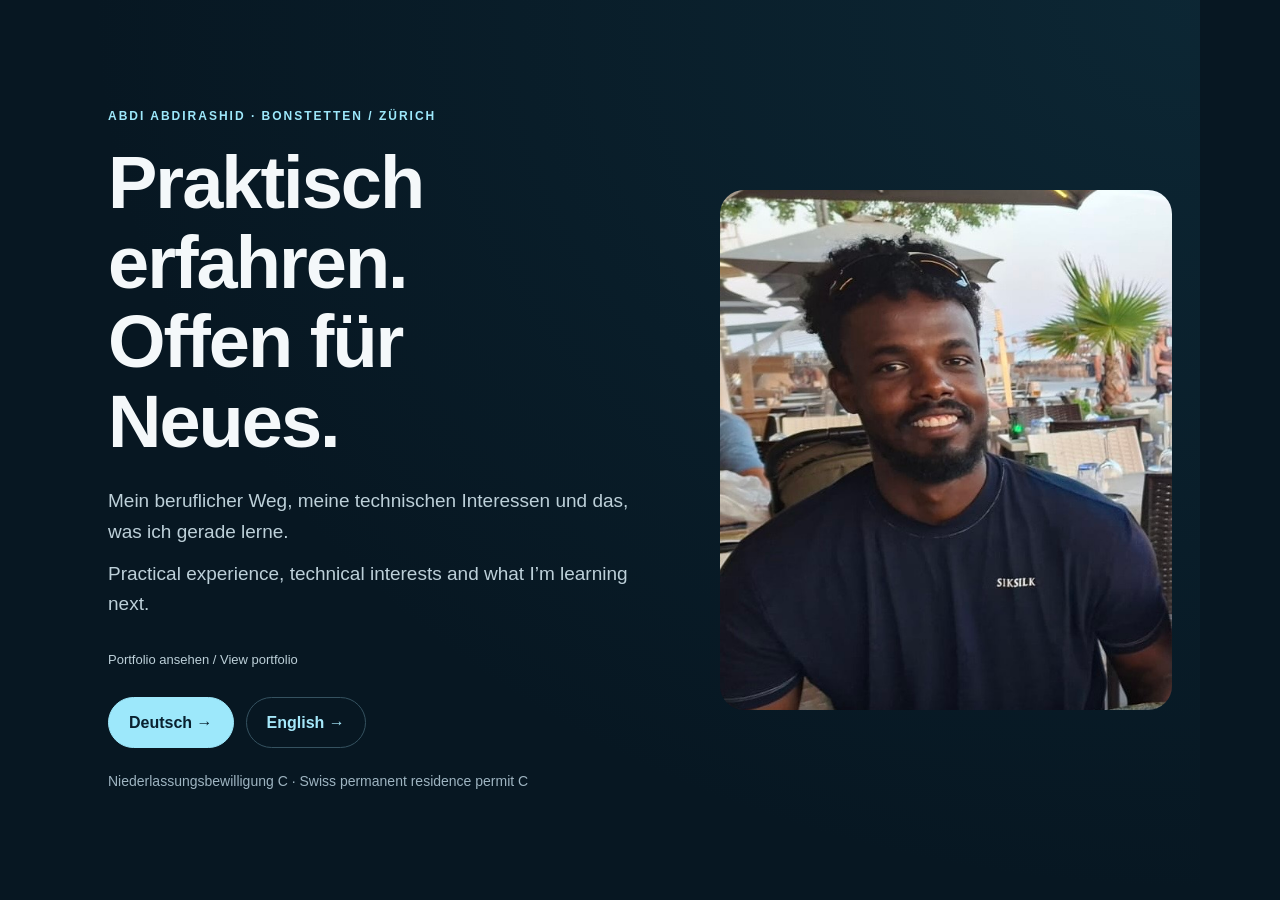
<file: index.html>
<!doctype html><html lang="de-CH"><head><meta charset="utf-8"><meta name="viewport" content="width=device-width, initial-scale=1"><meta name="description" content="Abdi Abdirashid – praktische Berufserfahrung, technische Interessen und berufsbegleitendes Lernen. Personal portfolio in German and English."><title>Abdi Abdirashid | Portfolio · Deutsch / English</title><link rel="stylesheet" href="styles.css"></head><body><section id="language-choice" class="wrap gate"><div><div class="eyebrow">Abdi Abdirashid · Bonstetten / Zürich</div><h1>Praktisch erfahren.<br>Offen für Neues.</h1><p class="sub">Mein beruflicher Weg, meine technischen Interessen und das, was ich gerade lerne.</p><p class="sub">Practical experience, technical interests and what I’m learning next.</p><div class="choose"><p>Portfolio ansehen / View portfolio</p><div class="actions"><button class="btn primary" onclick="setLanguage('de')" lang="de">Deutsch →</button><button class="btn" onclick="setLanguage('en')" lang="en">English →</button></div></div><div class="qual">Niederlassungsbewilligung C · Swiss permanent residence permit C</div></div><img class="portrait" src="assets/abdi.jpg" alt="Abdi Abdirashid" width="580" height="1199"></section><div id="view-de" hidden lang="de"><div class="wrap bar"><a class="brand" href="#" onclick="chooseLanguage();return false">ABDI ABDIRASHID</a><nav><a href="#experience-de">Erfahrung</a><a href="#learning-de">Lernen</a><a href="#projects-de">Projekte</a><a href="#contact-de">Kontakt</a></nav><button class="language" onclick="setLanguage('en')">English</button></div><main class="wrap"><section class="hero"><div><div class="eyebrow">Abdi Abdirashid · Bonstetten, Schweiz</div><h1>Praktisch erfahren.<br>Technisch neugierig.</h1><p>Ich bin Abdi Abdirashid. Unterhaltspraktiker EBA mit Erfahrung in Produktion, Zimmerei, Montage und Kundenservice. Ich packe gerne mit an und lerne neue technische und digitale Fähigkeiten dazu.</p><span class="badge">Niederlassungsbewilligung C</span><div class="actions"><a class="btn primary" href="#contact-de">Kontakt aufnehmen →</a><a class="btn" href="cv/Abdi_Abdirashid_Lebenslauf.html">Lebenslauf ansehen</a></div></div><img class="portrait" src="assets/abdi.jpg" alt="Abdi Abdirashid" width="580" height="1199"></section><section class="block" id="experience-de"><div class="eyebrow">01 · Erfahrung</div><h2>Was ich mitbringe</h2><p class="lead">Eine praktische Grundlage, Interesse an technischen Zusammenhängen und die Bereitschaft, mich in neue Aufgaben einzuarbeiten. Offen für Produktion, Logistik und Lager, technische Tätigkeiten sowie Büro- und Administrationsunterstützung.</p><div class="badge">Unterhaltspraktiker EBA · 2019–2021 · Einwohnergemeinde Cham</div><div class="timeline"><article class="card"><div class="date">04/2025 – heute</div><h3>Produktion und Probenvorbereitung</h3><div class="company">Stooss AG · Hedingen</div><p>Zuschneiden und Vorbereiten von Metallproben für anschliessende Materialprüfungen.</p></article><article class="card"><div class="date">09/2024 – 12/2024</div><h3>Zimmereihelfer</h3><div class="company">Egli Zimmerei · Temporäreinsatz</div><p>Unterstützung der Fachkräfte bei Zimmerei- und Vorfertigungsarbeiten nach Vorgaben.</p></article><article class="card"><div class="date">11/2023 – 05/2024</div><h3>Service und Betriebsunterstützung</h3><div class="company">Onyx Restaurant · Baar</div><p>Gästebetreuung, administrative Unterstützung und Arbeit mit digitalen Warenwirtschaftssystemen.</p></article><article class="card"><div class="date">08/2022</div><h3>Montage von Haushaltsgeräten</h3><div class="company">V-ZUG AG · Zug</div><p>Montage und Verdrahtung für Mikrowellen, Backöfen und Waschmaschinen sowie Qualitäts- und Funktionsprüfungen anhand von Schaltplänen.</p></article></div></section><section class="block" id="learning-de"><div class="eyebrow">02 · Lernen</div><h2>Weiterlernen neben dem Beruf</h2><p class="lead">Ich interessiere mich für Datenanalyse und dafür, wie Technik im Alltag funktioniert.</p><div class="grid"><article class="card"><h3>Datenanalyse</h3><p>Mein Lernschwerpunkt: Excel, Power Query und SQL. Ich baue meine Kenntnisse berufsbegleitend auf.</p></article><article class="card"><h3>Google IT Support</h3><p>Google IT Support Professional Certificate auf Coursera – berufsbegleitend in Bearbeitung.</p></article><article class="card"><h3>Technische Praxis</h3><p>PC-Zusammenbau und Fehlerbehebung, Windows 10/11, Linux- und Netzwerk-Grundlagen sowie Dokumentation mit Jira.</p></article></div></section><section class="block" id="projects-de"><div class="eyebrow">03 · Projekte</div><h2>Technik auch in der Freizeit</h2><p class="lead">Eigene Projekte geben mir Raum, auszuprobieren und praktische Erfahrung zu sammeln.</p><div class="two"><article class="card"><h3>Drohnen und FPV</h3><p>Ich fliege Drohnen und baue in meiner Freizeit FPV-Drohnen. Drohnenqualifikationen: A1/A3 + A2.</p><video controls preload="none" poster="assets/showreel-poster.jpg"><source src="assets/showreel.mp4" type="video/mp4"></video><p class="caption">Private Flugpraxis · keine kommerziellen Kundenprojekte</p></article><article class="card"><h3>Hobbys und kreative Projekte</h3><p>In meiner Freizeit verbinde ich Technik mit Kreativität und Natur. Auf meiner Hobbyseite zeige ich Drohnenaufnahmen und persönliche Projekte und gebe Einblicke in meine weiteren Interessen.</p><a class="btn" href="https://abditechh.github.io/career-change-QA-portfolio-de/creative-projects.html">Hobbys und Projekte entdecken →</a></article></div></section><section class="block contact" id="contact-de"><div><div class="eyebrow">04 · Kontakt</div><h2>Lernen wir uns kennen.</h2><p class="lead">Sie suchen Unterstützung für Ihr Team? Ich freue mich über ein Gespräch zu einer passenden Aufgabe oder einem Einstieg in ein neues Tätigkeitsfeld.</p><p>1 Monat Kündigungsfrist · Führerausweis Kategorie B</p></div><div><a class="btn primary" href="mailto:abdi.abdirashid@hotmail.com">Kontakt aufnehmen →</a><p><a href="mailto:abdi.abdirashid@hotmail.com">abdi.abdirashid@hotmail.com</a><br><a href="tel:+41764597006">+41 76 459 70 06</a></p></div></section></main><footer><div class="wrap">© 2026 Abdi Abdirashid · Persönliches Portfolio · Deutsch / English · <a href="#" onclick="chooseLanguage();return false">Sprache wählen</a></div></footer></div><div id="view-en" hidden lang="en"><div class="wrap bar"><a class="brand" href="#" onclick="chooseLanguage();return false">ABDI ABDIRASHID</a><nav><a href="#experience-en">Experience</a><a href="#learning-en">Learning</a><a href="#projects-en">Projects</a><a href="#contact-en">Contact</a></nav><button class="language" onclick="setLanguage('de')">Deutsch</button></div><main class="wrap"><section class="hero"><div><div class="eyebrow">Abdi Abdirashid · Bonstetten, Switzerland</div><h1>Practical experience.<br>Technical curiosity.</h1><p>I’m Abdi Abdirashid. A maintenance practitioner with a Swiss Federal Vocational Certificate (EBA) and experience in production, carpentry, assembly and customer service. I enjoy hands-on work and learning new technical and digital skills.</p><span class="badge">Swiss permanent residence permit C</span><div class="actions"><a class="btn primary" href="#contact-en">Get in touch →</a><a class="btn" href="cv/Abdi_Abdirashid_CV_EN.html">View my CV</a></div></div><img class="portrait" src="assets/abdi.jpg" alt="Abdi Abdirashid" width="580" height="1199"></section><section class="block" id="experience-en"><div class="eyebrow">01 · Experience</div><h2>What I bring</h2><p class="lead">A practical foundation, an interest in how technical systems work and a willingness to learn new tasks. Open to production, logistics, warehousing, technical operations and office or administrative support.</p><div class="badge">Maintenance Practitioner EBA · 2019–2021 · Municipality of Cham</div><div class="timeline"><article class="card"><div class="date">04/2025 – present</div><h3>Production and sample preparation</h3><div class="company">Stooss AG · Hedingen</div><p>Cutting and preparing metal samples for subsequent materials testing.</p></article><article class="card"><div class="date">09/2024 – 12/2024</div><h3>Carpentry assistant</h3><div class="company">Egli Zimmerei · Temporary assignment</div><p>Supporting skilled carpenters with carpentry and prefabrication work according to instructions.</p></article><article class="card"><div class="date">11/2023 – 05/2024</div><h3>Service and operations support</h3><div class="company">Onyx Restaurant · Baar</div><p>Serving guests, supporting administrative tasks and working with digital inventory management systems.</p></article><article class="card"><div class="date">08/2022</div><h3>Household appliance assembly</h3><div class="company">V-ZUG AG · Zug</div><p>Assembly and wiring for microwaves, ovens and washing machines, plus quality and functional checks using circuit diagrams.</p></article></div></section><section class="block" id="learning-en"><div class="eyebrow">02 · Learning</div><h2>Learning alongside work</h2><p class="lead">I’m interested in data analysis and how technology works in everyday life.</p><div class="grid"><article class="card"><h3>Data analysis</h3><p>My learning focus: Excel, Power Query and SQL. I am developing these skills alongside employment.</p></article><article class="card"><h3>Google IT Support</h3><p>Google IT Support Professional Certificate on Coursera – in progress alongside employment.</p></article><article class="card"><h3>Technical practice</h3><p>PC assembly and troubleshooting, Windows 10/11, Linux and networking fundamentals, and documentation with Jira.</p></article></div></section><section class="block" id="projects-en"><div class="eyebrow">03 · Projects</div><h2>Hands-on beyond work</h2><p class="lead">Personal projects give me space to experiment and build practical experience.</p><div class="two"><article class="card"><h3>Drones and FPV</h3><p>I fly drones and build FPV drones in my spare time. Drone qualifications: A1/A3 + A2.</p><video controls preload="none" poster="assets/showreel-poster.jpg"><source src="assets/showreel.mp4" type="video/mp4"></video><p class="caption">Personal flight practice · not commercial client projects</p></article><article class="card"><h3>My next focus</h3><p>I want to use Excel, Power Query and SQL to understand data and present it clearly. I will add concrete learning projects here when they are ready to share.</p><a class="btn" href="https://github.com/abditechh" target="_blank" rel="noopener">GitHub projects ↗</a></article></div></section><section class="block contact" id="contact-en"><div><div class="eyebrow">04 · Contact</div><h2>Let’s talk.</h2><p class="lead">Looking for someone to support your team? I’d welcome a conversation about a suitable role or an opportunity to move into a new field.</p><p>1 month’s notice · Category B driving licence</p></div><div><a class="btn primary" href="mailto:abdi.abdirashid@hotmail.com">Get in touch →</a><p><a href="mailto:abdi.abdirashid@hotmail.com">abdi.abdirashid@hotmail.com</a><br><a href="tel:+41764597006">+41 76 459 70 06</a></p></div></section></main><footer><div class="wrap">© 2026 Abdi Abdirashid · Personal portfolio · Deutsch / English · <a href="#" onclick="chooseLanguage();return false">Choose language</a></div></footer></div><script>function setLanguage(lang){document.querySelectorAll('video').forEach(v=>v.pause());document.getElementById('language-choice').hidden=true;['de','en'].forEach(l=>document.getElementById('view-'+l).hidden=l!==lang);document.documentElement.lang=lang==='de'?'de-CH':'en-GB';document.title='Abdi Abdirashid | '+(lang==='de'?'Persönliches Portfolio':'Personal Portfolio');history.replaceState(null,'','#'+lang);window.scrollTo(0,0)}function chooseLanguage(){document.querySelectorAll('video').forEach(v=>v.pause());document.getElementById('language-choice').hidden=false;['de','en'].forEach(l=>document.getElementById('view-'+l).hidden=true);history.replaceState(null,'',location.pathname);window.scrollTo(0,0)}if(location.hash==='#en'||location.hash==='#de')setLanguage(location.hash.slice(1));</script></body></html>
</file>
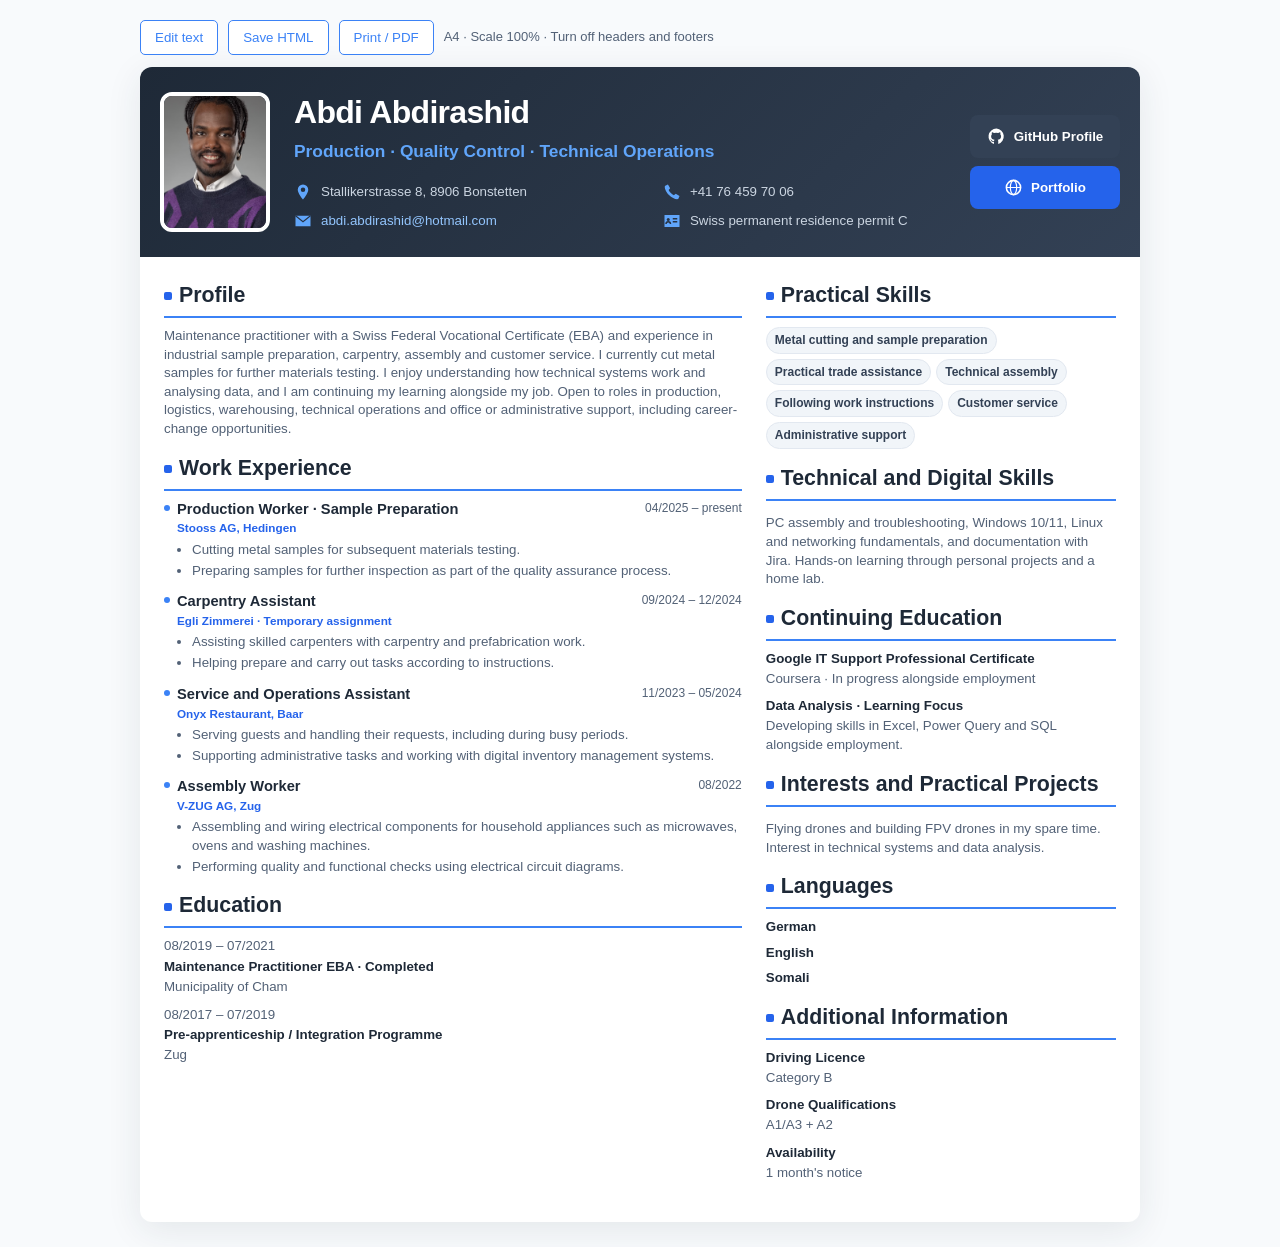
<file: cv/Abdi_Abdirashid_CV_EN.html>
<!doctype html>
<html lang="en-GB">
  <head>
    <meta charset="utf-8" />
    <meta name="viewport" content="width=device-width, initial-scale=1" />
    <title>Abdi Abdirashid – CV</title>
    <style>
      :root {
        --ink: #233343;
        --accent: #28636c;
        --muted: #586773;
        --line: #d7e0e3;
      }
      * {
        box-sizing: border-box;
      }
      body {
        margin: 0;
        background: #e9eef0;
        color: var(--ink);
        font-family: Arial, Helvetica, sans-serif;
        font-size: 10pt;
        line-height: 1.42;
      }
      .tools {
        max-width: 210mm;
        margin: 20px auto 12px;
        display: flex;
        gap: 10px;
        align-items: center;
        font-size: 13px;
      }
      .tools button {
        border: 1px solid var(--accent);
        border-radius: 5px;
        padding: 9px 14px;
        background: white;
        color: var(--accent);
        cursor: pointer;
      }
      .tools span {
        color: var(--muted);
      }
      .page {
        width: 210mm;
        min-height: 297mm;
        margin: 0 auto 25px;
        background: white;
        padding: 15mm 16mm;
        box-shadow: 0 8px 35px #24334218;
      }
      header {
        border-top: 4px solid var(--accent);
        padding-top: 15px;
        padding-bottom: 17px;
        border-bottom: 1px solid var(--line);
      }
      .eyebrow {
        font-size: 9pt;
        letter-spacing: 2px;
        text-transform: uppercase;
        color: var(--accent);
        margin: 0 0 5px;
      }
      h1 {
        font-size: 29pt;
        letter-spacing: -1px;
        line-height: 1.1;
        margin: 0 0 8px;
      }
      .subtitle {
        font-size: 11pt;
        margin: 0 0 13px;
        color: var(--muted);
      }
      .contact {
        display: flex;
        flex-wrap: wrap;
        gap: 4px 20px;
        font-size: 9pt;
      }
      .permit {
        font-weight: bold;
        color: var(--accent);
        margin-top: 7px;
      }
      a {
        color: inherit;
        text-decoration: none;
      }
      .profile {
        margin: 17px 0 18px;
      }
      .profile p {
        margin: 0;
      }
      .columns {
        display: grid;
        grid-template-columns: minmax(0, 1fr) 54mm;
        gap: 9mm;
      }
      h2 {
        font-size: 10pt;
        letter-spacing: 1.2px;
        text-transform: uppercase;
        color: var(--accent);
        margin: 0 0 11px;
        padding-bottom: 6px;
        border-bottom: 1px solid var(--line);
      }
      section {
        margin-bottom: 17px;
      }
      .job {
        margin-bottom: 15px;
        break-inside: avoid;
      }
      .date {
        font-size: 8.5pt;
        color: var(--muted);
        margin: 0 0 2px;
        font-variant-numeric: tabular-nums;
      }
      h3 {
        font-size: 10pt;
        margin: 0 0 1px;
        line-height: 1.35;
      }
      .employer {
        font-size: 9pt;
        color: var(--muted);
        margin: 0 0 5px;
      }
      ul {
        margin: 4px 0 0;
        padding-left: 15px;
      }
      li {
        margin: 2px 0;
        font-size: 9pt;
      }
      .item {
        margin-bottom: 11px;
      }
      .item p {
        font-size: 9pt;
        margin: 2px 0;
        color: var(--muted);
      }
      .side h3 {
        font-size: 9.5pt;
      }
      .side li {
        margin-bottom: 5px;
      }
      .languages {
        display: grid;
        grid-template-columns: 1fr;
        gap: 7px;
        font-size: 9pt;
      }
      .languages span {
        display: block;
        color: var(--muted);
      }
      .small {
        font-size: 8.5pt !important;
      }
      .editing [contenteditable="true"] {
        outline: 1px dashed #83a8ae;
        outline-offset: 3px;
      }
      .editing [contenteditable="true"]:focus {
        outline: 2px solid var(--accent);
      }
      @media screen and (max-width: 760px) {
        .page {
          width: 100%;
          min-height: 0;
          padding: 25px 22px;
        }
        .tools {
          margin: 12px;
          flex-wrap: wrap;
        }
        .columns {
          grid-template-columns: 1fr;
          gap: 0;
        }
        h1 {
          font-size: 26pt;
        }
        .contact {
          display: block;
        }
        .contact div {
          margin: 4px 0;
        }
      }
      @page {
        size: A4 portrait;
        margin: 0;
      }
      @media print {
        body {
          background: white;
        }
        .tools {
          display: none;
        }
        .page {
          width: 210mm;
          min-height: 0;
          margin: 0;
          box-shadow: none;
          padding: 15mm 16mm;
        }
        .columns {
          grid-template-columns: minmax(0, 1fr) 54mm;
          gap: 9mm;
        }
        * {
          -webkit-print-color-adjust: exact;
          print-color-adjust: exact;
        }
        [contenteditable] {
          outline: none !important;
        }
        section,
        .item {
          break-inside: avoid;
        }
        a {
          text-decoration: none;
        }
      }

      /* Visual style retained from the original CV. */
      :root {
        --ink: #1e2937;
        --accent: #3b82f6;
        --muted: #526176;
        --line: #dce5ef;
      }
      body {
        background: #f8fafc;
        font-family: Arial, Helvetica, sans-serif;
        font-size: 9.2pt;
        line-height: 1.4;
      }
      .page {
        padding: 0;
        min-height: 297mm;
        border-radius: 12px;
        overflow: hidden;
      }
      header {
        display: flex;
        gap: 6mm;
        align-items: center;
        background: linear-gradient(135deg, #1e2937, #334155);
        color: white;
        border: 0;
        padding: 8mm 7mm;
      }
      .portrait {
        width: 29mm;
        height: 37mm;
        object-fit: cover;
        border: 1.1mm solid white;
        border-radius: 3mm;
        flex-shrink: 0;
      }
      .header-copy {
        flex: 1;
        min-width: 0;
      }
      .eyebrow {
        color: #cbd5e1;
        font-size: 8pt;
        letter-spacing: 1.3px;
        margin: 0 0 4px;
      }
      h1 {
        font-size: 26pt;
        color: white;
        letter-spacing: -0.7px;
        margin-bottom: 6px;
      }
      .subtitle {
        font-size: 11.5pt;
        font-weight: bold;
        color: #60a5fa;
        margin-bottom: 10px;
      }
      .contact {
        display: grid;
        grid-template-columns: 1.2fr 1fr;
        gap: 5px 12px;
        color: #cbd5e1;
        font-size: 8.5pt;
      }
      .contact div:last-child {
        grid-column: 1 / -1;
        color: #93c5fd;
      }
      .permit {
        color: #93c5fd;
        font-size: 9pt;
        margin-top: 6px;
      }
      .columns {
        padding: 7mm;
        grid-template-columns: minmax(0, 1.65fr) minmax(0, 1fr);
        gap: 5mm;
      }
      h2 {
        color: #1e2937;
        font-size: 13pt;
        font-weight: 700;
        letter-spacing: 0;
        text-transform: none;
        border-bottom: 2px solid #3b82f6;
        padding-bottom: 5px;
        margin: 0 0 9px;
      }
      h2:before {
        content: "";
        display: inline-block;
        width: 8px;
        height: 8px;
        border-radius: 2px;
        background: #2563eb;
        vertical-align: middle;
        margin-right: 7px;
      }
      .profile {
        margin: 0 0 15px;
      }
      .profile p {
        font-size: 9pt;
        color: var(--muted);
      }
      section {
        margin-bottom: 15px;
      }
      .job {
        position: relative;
        padding-left: 13px;
        margin-bottom: 12px;
      }
      .job:before {
        content: "";
        position: absolute;
        top: 5px;
        left: 0;
        width: 6px;
        height: 6px;
        border-radius: 50%;
        background: #3b82f6;
      }
      .job .date {
        float: right;
        margin-left: 5px;
        font-size: 8pt;
      }
      .job h3 {
        font-size: 9.5pt;
      }
      .employer {
        font-weight: bold;
        color: #2563eb;
        font-size: 8.8pt;
        margin-bottom: 3px;
      }
      li {
        color: var(--muted);
        font-size: 8.5pt;
        margin: 2px 0;
      }
      .item {
        margin-bottom: 9px;
      }
      .item p {
        font-size: 8.5pt;
      }
      .side h3 {
        font-size: 9pt;
      }
      .languages {
        font-size: 8.5pt;
        gap: 7px;
      }
      .small {
        font-size: 8.5pt !important;
        color: var(--muted);
      }
      .tags {
        padding: 0;
        list-style: none;
        display: flex;
        flex-wrap: wrap;
        gap: 5px;
      }
      .tags li {
        display: inline-block;
        background: #f1f5f9;
        border: 1px solid #e2e8f0;
        border-radius: 15px;
        padding: 4px 8px;
        margin: 0;
        color: #334155;
        font-size: 8pt;
        font-weight: 600;
      }
      @media screen and (min-width: 1000px) {
        .page {
          width: 1000px;
          min-height: 0;
        }
        .tools {
          max-width: 1000px;
        }
        header {
          padding: 28px 24px;
        }
        .portrait {
          width: 110px;
          height: 140px;
        }
        h1 {
          font-size: 32pt;
        }
        .columns {
          padding: 24px;
          gap: 24px;
        }
        .job h3 {
          font-size: 11pt;
        }
        .job .date {
          font-size: 9pt;
        }
        .profile p,
        li,
        .item p,
        .languages,
        .small {
          font-size: 10pt !important;
        }
        h2 {
          font-size: 16pt;
        }
        .contact {
          font-size: 10pt;
        }
        .side h3 {
          font-size: 10pt;
        }
        .tags li {
          font-size: 9pt !important;
        }
      }
      @media screen and (max-width: 760px) {
        header {
          align-items: flex-start;
          padding: 22px 18px;
          gap: 16px;
        }
        .portrait {
          width: 80px;
          height: 103px;
        }
        h1 {
          font-size: 22pt;
        }
        .subtitle {
          font-size: 10pt;
        }
        .contact {
          display: block;
          font-size: 8pt;
        }
        .columns {
          grid-template-columns: 1fr;
          padding: 22px;
        }
        .job .date {
          float: none;
        }
        .page {
          border-radius: 0;
        }
      }
      @media print {
        .page {
          width: 210mm;
          min-height: 0;
          padding: 0;
          border-radius: 0;
          overflow: visible;
        }
        header {
          padding: 8mm 7mm;
        }
        .columns {
          padding: 7mm;
          grid-template-columns: minmax(0, 1.65fr) minmax(0, 1fr);
          gap: 5mm;
        }
        .tools {
          display: none;
        }
        header,
        .job,
        .item {
          break-inside: avoid;
        }
        section {
          break-inside: auto;
        }
      }

      /* Original header arrangement: portrait, profile/contact grid, stacked links. */
      header {
        gap: 24px;
        padding: 25px 20px;
      }
      .header-copy {
        flex: 1;
        min-width: 0;
      }
      h1 {
        font-size: 24pt;
        margin: 0 0 8px;
        line-height: 1.15;
      }
      .subtitle {
        font-size: 12pt;
        margin: 0 0 20px;
        color: #60a5fa;
      }
      .portrait {
        width: 110px;
        height: 140px;
        border: 4px solid white;
        border-radius: 12px;
      }
      .contact {
        grid-template-columns: minmax(0, 1.25fr) minmax(0, 1fr);
        gap: 10px 15px;
        font-size: 9pt;
      }
      .contact div {
        display: flex;
        align-items: center;
        gap: 9px;
        margin: 0;
      }
      .contact div:last-child {
        grid-column: auto;
        color: #cbd5e1;
      }
      .contact div:nth-child(3) {
        color: #93c5fd;
      }
      .icon {
        width: 18px;
        height: 18px;
        flex-shrink: 0;
        fill: currentColor;
      }
      .contact .icon {
        color: #60a5fa;
      }
      .header-links {
        display: flex;
        flex-direction: column;
        gap: 8px;
        flex-shrink: 0;
        width: 145px;
      }
      .header-links a,
      .header-links button {
        display: flex;
        justify-content: center;
        align-items: center;
        gap: 8px;
        border: 0;
        border-radius: 8px;
        padding: 12px 10px;
        color: white;
        font:
          600 10pt Arial,
          Helvetica,
          sans-serif;
        text-decoration: none;
        white-space: nowrap;
      }
      .github-link {
        background: #334155;
      }
      .portfolio-link {
        background: #2563eb;
        opacity: 1;
        cursor: default;
      }
      .header-links .icon {
        width: 19px;
        height: 19px;
      }
      @media screen and (min-width: 1000px) {
        header {
          gap: 24px;
          padding: 25px 20px;
        }
        h1 {
          font-size: 24pt;
        }
        .subtitle {
          font-size: 13pt;
        }
        .contact {
          font-size: 10pt;
        }
        .header-links {
          width: 150px;
        }
      }
      @media screen and (max-width: 760px) {
        header {
          flex-wrap: wrap;
          gap: 16px;
        }
        .header-copy {
          flex: 1;
          min-width: 210px;
        }
        .portrait {
          width: 90px;
          height: 116px;
        }
        h1 {
          font-size: 22pt;
        }
        .subtitle {
          font-size: 10.5pt;
          margin-bottom: 13px;
        }
        .contact {
          display: grid;
          grid-template-columns: 1fr;
          gap: 7px;
          font-size: 8.5pt;
        }
        .header-links {
          width: 100%;
          flex-direction: row;
        }
        .header-links > * {
          flex: 1;
        }
      }
      @media print {
        header {
          gap: 4mm;
          padding: 7mm 5mm;
        }
        .portrait {
          width: 25mm;
          height: 32mm;
        }
        h1 {
          font-size: 21pt;
        }
        .subtitle {
          font-size: 9.5pt;
          margin-bottom: 4mm;
        }
        .contact {
          grid-template-columns: minmax(0, 1.2fr) minmax(0, 1fr);
          gap: 2.5mm 3mm;
          font-size: 7pt;
        }
        .contact div {
          gap: 1.5mm;
        }
        .contact .icon {
          width: 12px;
          height: 12px;
        }
        .header-links {
          width: 28mm;
          gap: 2mm;
        }
        .header-links a,
        .header-links button {
          padding: 3mm 1mm;
          font-size: 7.5pt;
          gap: 1mm;
        }
        .header-links .icon {
          width: 13px;
          height: 13px;
        }
      }
    </style>
  </head>
  <body>
    <div class="tools">
      <button type="button" onclick="toggleEdit(this)">Edit text</button
      ><button type="button" onclick="saveCV()">Save HTML</button
      ><button type="button" onclick="window.print()">Print / PDF</button
      ><span>A4 · Scale 100% · Turn off headers and footers</span>
    </div>
    <main class="page" id="cv">
      <header>
        <img
          class="portrait"
          src="[data-uri]"
          alt="Abdi Abdirashid"
        />
        <div class="header-copy">
          <h1 contenteditable="false">Abdi Abdirashid</h1>
          <p class="subtitle" contenteditable="false">
            Production · Quality Control · Technical Operations
          </p>
          <div class="contact" contenteditable="false">
            <div>
              <svg class="icon" viewBox="0 0 24 24" aria-hidden="true">
                <path
                  d="M12 2a7 7 0 0 0-7 7c0 5 7 13 7 13s7-8 7-13a7 7 0 0 0-7-7zm0 10a3 3 0 1 1 0-6 3 3 0 0 1 0 6z"
                /></svg
              ><span>Stallikerstrasse 8, 8906 Bonstetten</span>
            </div>
            <div>
              <svg class="icon" viewBox="0 0 24 24" aria-hidden="true">
                <path
                  d="M6.6 2 3 3.5C1 5 4 12 8 16s11 7 12.5 5l1.5-3.6-5-3-2.5 2c-3-1.5-5.4-3.9-7-7l2-2.5z"
                /></svg
              ><a href="tel:+41764597006">+41 76 459 70 06</a>
            </div>
            <div>
              <svg class="icon" viewBox="0 0 24 24" aria-hidden="true">
                <path d="M2 5h20v14H2z" />
                <path
                  d="m2 5 10 8L22 5"
                  fill="none"
                  stroke="#263345"
                  stroke-width="1.5"
                /></svg
              ><a href="mailto:abdi.abdirashid@hotmail.com"
                >abdi.abdirashid@hotmail.com</a
              >
            </div>
            <div>
              <svg class="icon" viewBox="0 0 24 24" aria-hidden="true">
                <path d="M2 4h20v16H2z" />
                <circle cx="7" cy="10" r="2" fill="#263345" />
                <path
                  d="M4 16c0-4 6-4 6 0m3-7h6m-6 4h6"
                  fill="none"
                  stroke="#263345"
                  stroke-width="2"
                /></svg
              ><span>Swiss permanent residence permit C</span>
            </div>
          </div>
        </div>
        <nav class="header-links" aria-label="Profiles and portfolio">
          <a
            class="github-link"
            href="https://github.com/abditechh"
            target="_blank"
            rel="noopener"
            ><svg class="icon" viewBox="0 0 24 24" aria-hidden="true">
              <path
                d="M12 2a10 10 0 0 0-3.2 19.5v-2.7c-2.6.6-3.2-1.1-3.2-1.1-.4-1-1-1.3-1-1.3-.8-.6.1-.6.1-.6 1 .1 1.5 1 1.5 1 .9 1.5 2.1 1.1 2.7.8.1-.7.4-1.1.6-1.4-2.1-.2-4.3-1-4.3-4.5 0-1 .4-1.8 1-2.5-.1-.3-.4-1.2.1-2.5 0 0 .8-.3 2.7 1a9 9 0 0 1 5 0c1.9-1.3 2.7-1 2.7-1 .5 1.3.2 2.2.1 2.5.6.7 1 1.5 1 2.5 0 3.5-2.2 4.3-4.3 4.5.4.3.7.9.7 1.8v3.5A10 10 0 0 0 12 2z"
              /></svg
            ><span>GitHub Profile</span></a
          >
          
          <a class="portfolio-link" href="https://abditechh.github.io/general-cv-portfolio/#en">
            <svg class="icon" viewBox="0 0 24 24" aria-hidden="true">
              <circle
                cx="12"
                cy="12"
                r="9"
                fill="none"
                stroke="currentColor"
                stroke-width="2"
              />
              <ellipse
                cx="12"
                cy="12"
                rx="4"
                ry="9"
                fill="none"
                stroke="currentColor"
                stroke-width="1.5"
              />
              <path
                d="M3 12h18"
                stroke="currentColor"
                stroke-width="1.5"
              /></svg
            ><span>Portfolio</span>
          </a>
        </nav>
      </header>

      <div class="columns">
        <div>
          <section class="profile">
            <h2>Profile</h2>
            <p contenteditable="false">
              Maintenance practitioner with a Swiss Federal Vocational Certificate (EBA) and experience in industrial sample preparation, carpentry, assembly and customer service. I currently cut metal samples for further materials testing. I enjoy understanding how technical systems work and analysing data, and I am continuing my learning alongside my job. Open to roles in production, logistics, warehousing, technical operations and office or administrative support, including career-change opportunities.
            </p>
          </section>
          <section>
            <h2>Work Experience</h2>
            <article class="job" contenteditable="false">
              <p class="date">04/2025 – present</p>
              <h3>Production Worker · Sample Preparation</h3>
              <p class="employer">Stooss AG, Hedingen</p>
              <ul>
                <li>
                  Cutting metal samples for subsequent materials testing.
                </li>
                <li>
                  Preparing samples for further inspection as part of the quality assurance process.
                </li>
              </ul>
            </article>
            <article class="job" contenteditable="false">
              <p class="date">09/2024 – 12/2024</p>
              <h3>Carpentry Assistant</h3>
              <p class="employer">Egli Zimmerei · Temporary assignment</p>
              <ul>
                <li>
                  Assisting skilled carpenters with carpentry and prefabrication work.
                </li>
                <li>
                  Helping prepare and carry out tasks according to instructions.
                </li>
              </ul>
            </article>
            <article class="job" contenteditable="false">
              <p class="date">11/2023 – 05/2024</p>
              <h3>Service and Operations Assistant</h3>
              <p class="employer">Onyx Restaurant, Baar</p>
              <ul>
                <li>
                  Serving guests and handling their requests, including during busy periods.
                </li>
                <li>
                  Supporting administrative tasks and working with digital inventory management systems.
                </li>
              </ul>
            </article>
            <article class="job" contenteditable="false">
              <p class="date">08/2022</p>
              <h3>Assembly Worker</h3>
              <p class="employer">V-ZUG AG, Zug</p>
              <ul>
                <li>
                  Assembling and wiring electrical components for household appliances such as microwaves, ovens and washing machines.
                </li>
                <li>
                  Performing quality and functional checks using electrical circuit diagrams.
                </li>
              </ul>
            </article>
          </section>
          <section>
            <h2>Education</h2>
            <div class="item" contenteditable="false">
              <p class="date">08/2019 – 07/2021</p>
              <h3>Maintenance Practitioner EBA · Completed</h3>
              <p>Municipality of Cham</p>
            </div>
            <div class="item" contenteditable="false">
              <p class="date">08/2017 – 07/2019</p>
              <h3>Pre-apprenticeship / Integration Programme</h3>
              <p>Zug</p>
            </div>
          </section>
        </div>
        <aside class="side">
          <section>
            <h2>Practical Skills</h2>
            <ul class="tags" contenteditable="false">
              <li>Metal cutting and sample preparation</li>
              <li>Practical trade assistance</li>
              <li>Technical assembly</li>
              <li>Following work instructions</li>
              <li>Customer service</li>
              <li>Administrative support</li>
            </ul>
          </section>
          <section>
            <h2>Technical and Digital Skills</h2>
            <p class="small" contenteditable="false">
              PC assembly and troubleshooting, Windows 10/11, Linux and networking fundamentals, and documentation with Jira. Hands-on learning through personal projects and a home lab.
            </p>
          </section>
          <section>
            <h2>Continuing Education</h2>
            <div class="item" contenteditable="false">
              <h3>Google IT Support Professional Certificate</h3>
              <p>Coursera · In progress alongside employment</p>
            </div>
            <div class="item" contenteditable="false">
              <h3>Data Analysis · Learning Focus</h3>
              <p>
                Developing skills in Excel, Power Query and SQL alongside employment.
              </p>
            </div>
          </section>
          <section>
            <h2>Interests and Practical Projects</h2>
            <p class="small" contenteditable="false">
              Flying drones and building FPV drones in my spare time. Interest in technical systems and data analysis.
            </p>
          </section>
          <section>
            <h2>Languages</h2>
            <div class="languages" contenteditable="false">
              <div>
                <strong>German</strong>
</div>
              <div>
                <strong>English</strong>
</div>
              <div><strong>Somali</strong></div>
            </div>
          </section>
          <section>
            <h2>Additional Information</h2>
            <div class="item" contenteditable="false">
              <h3>Driving Licence</h3>
              <p>Category B</p>
            </div>
            <div class="item" contenteditable="false">
              <h3>Drone Qualifications</h3>
              <p>A1/A3 + A2</p>
            </div>
            <div class="item" contenteditable="false">
              <h3>Availability</h3>
              <p>1 month's notice</p>
            </div>
          </section>
        </aside>
      </div>
    </main>
    <script>
      function toggleEdit(button) {
        const enabled = !document.body.classList.contains("editing");
        document.body.classList.toggle("editing", enabled);
        document
          .querySelectorAll("#cv [contenteditable]")
          .forEach((el) => (el.contentEditable = String(enabled)));
        button.textContent = enabled
          ? "Finish editing"
          : "Edit text";
      }
      function saveCV() {
        const copy = document.documentElement.cloneNode(true);
        copy.querySelector("body").classList.remove("editing");
        copy
          .querySelectorAll("[contenteditable]")
          .forEach((el) => el.setAttribute("contenteditable", "false"));
        copy.querySelector(".tools button").textContent = "Edit text";
        const blob = new Blob(["<!DOCTYPE html>\n" + copy.outerHTML], {
          type: "text/html;charset=utf-8",
        });
        const url = URL.createObjectURL(blob);
        const link = document.createElement("a");
        link.href = url;
        link.download = "Abdi_Abdirashid_CV_EN.html";
        link.click();
        setTimeout(() => URL.revokeObjectURL(url), 1000);
      }
    </script>
  </body>
</html>
</file>
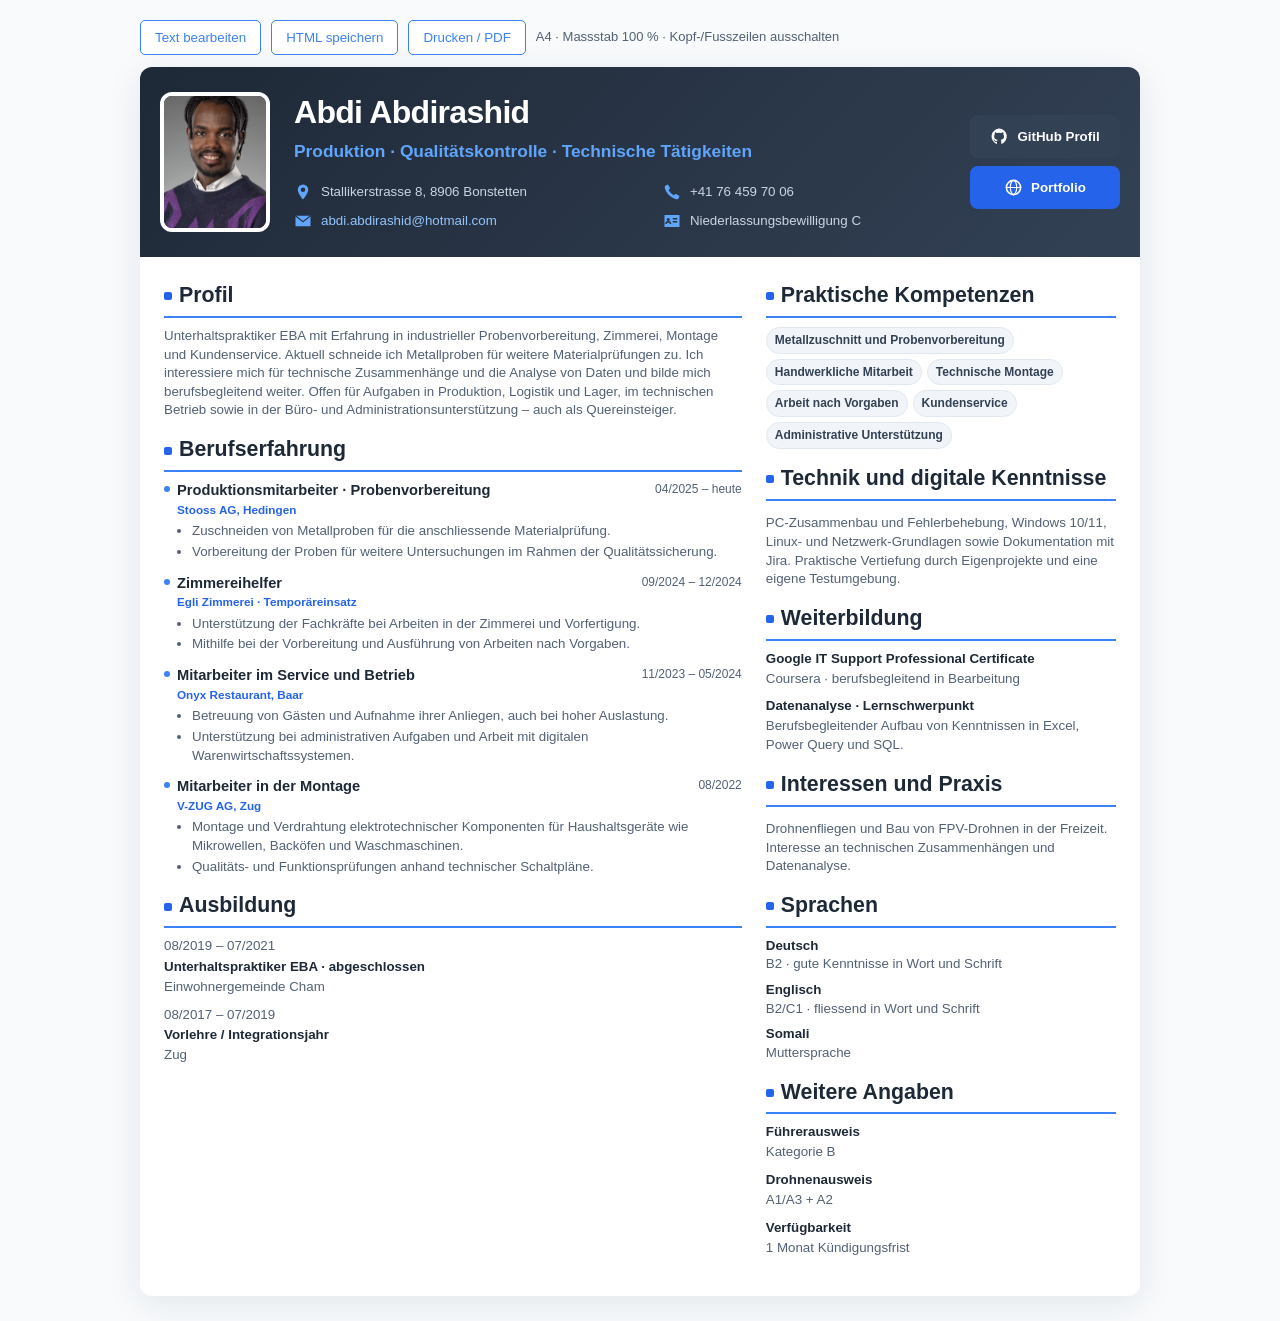
<file: cv/Abdi_Abdirashid_Lebenslauf.html>
<!DOCTYPE html>
<html lang="de-CH">
<head>
<meta charset="utf-8">
<meta name="viewport" content="width=device-width, initial-scale=1">
<title>Abdi Abdirashid – Lebenslauf</title>
<style>
:root{--ink:#233343;--accent:#28636c;--muted:#586773;--line:#d7e0e3}*{box-sizing:border-box}body{margin:0;background:#e9eef0;color:var(--ink);font-family:Arial,Helvetica,sans-serif;font-size:10pt;line-height:1.42}.tools{max-width:210mm;margin:20px auto 12px;display:flex;gap:10px;align-items:center;font-size:13px}.tools button{border:1px solid var(--accent);border-radius:5px;padding:9px 14px;background:white;color:var(--accent);cursor:pointer}.tools span{color:var(--muted)}.page{width:210mm;min-height:297mm;margin:0 auto 25px;background:white;padding:15mm 16mm;box-shadow:0 8px 35px #24334218}header{border-top:4px solid var(--accent);padding-top:15px;padding-bottom:17px;border-bottom:1px solid var(--line)}.eyebrow{font-size:9pt;letter-spacing:2px;text-transform:uppercase;color:var(--accent);margin:0 0 5px}h1{font-size:29pt;letter-spacing:-1px;line-height:1.1;margin:0 0 8px}.subtitle{font-size:11pt;margin:0 0 13px;color:var(--muted)}.contact{display:flex;flex-wrap:wrap;gap:4px 20px;font-size:9pt}.permit{font-weight:bold;color:var(--accent);margin-top:7px}a{color:inherit;text-decoration:none}.profile{margin:17px 0 18px}.profile p{margin:0}.columns{display:grid;grid-template-columns:minmax(0,1fr) 54mm;gap:9mm}h2{font-size:10pt;letter-spacing:1.2px;text-transform:uppercase;color:var(--accent);margin:0 0 11px;padding-bottom:6px;border-bottom:1px solid var(--line)}section{margin-bottom:17px}.job{margin-bottom:15px;break-inside:avoid}.date{font-size:8.5pt;color:var(--muted);margin:0 0 2px;font-variant-numeric:tabular-nums}h3{font-size:10pt;margin:0 0 1px;line-height:1.35}.employer{font-size:9pt;color:var(--muted);margin:0 0 5px}ul{margin:4px 0 0;padding-left:15px}li{margin:2px 0;font-size:9pt}.item{margin-bottom:11px}.item p{font-size:9pt;margin:2px 0;color:var(--muted)}.side h3{font-size:9.5pt}.side li{margin-bottom:5px}.languages{display:grid;grid-template-columns:1fr;gap:7px;font-size:9pt}.languages span{display:block;color:var(--muted)}.small{font-size:8.5pt!important}.editing [contenteditable=true]{outline:1px dashed #83a8ae;outline-offset:3px}.editing [contenteditable=true]:focus{outline:2px solid var(--accent)}
@media screen and (max-width:760px){.page{width:100%;min-height:0;padding:25px 22px}.tools{margin:12px;flex-wrap:wrap}.columns{grid-template-columns:1fr;gap:0}h1{font-size:26pt}.contact{display:block}.contact div{margin:4px 0}}
@page{size:A4 portrait;margin:0}
@media print{body{background:white}.tools{display:none}.page{width:210mm;min-height:0;margin:0;box-shadow:none;padding:15mm 16mm}.columns{grid-template-columns:minmax(0,1fr) 54mm;gap:9mm}*{-webkit-print-color-adjust:exact;print-color-adjust:exact}[contenteditable]{outline:none!important}section,.item{break-inside:avoid}a{text-decoration:none}}

/* Visual style retained from the original CV. */
:root{--ink:#1e2937;--accent:#3b82f6;--muted:#526176;--line:#dce5ef}
body{background:#f8fafc;font-family:Arial,Helvetica,sans-serif;font-size:9.2pt;line-height:1.4}
.page{padding:0;min-height:297mm;border-radius:12px;overflow:hidden}
header{display:flex;gap:6mm;align-items:center;background:linear-gradient(135deg,#1e2937,#334155);color:white;border:0;padding:8mm 7mm}
.portrait{width:29mm;height:37mm;object-fit:cover;border:1.1mm solid white;border-radius:3mm;flex-shrink:0}
.header-copy{flex:1;min-width:0}.eyebrow{color:#cbd5e1;font-size:8pt;letter-spacing:1.3px;margin:0 0 4px}
h1{font-size:26pt;color:white;letter-spacing:-.7px;margin-bottom:6px}
.subtitle{font-size:11.5pt;font-weight:bold;color:#60a5fa;margin-bottom:10px}
.contact{display:grid;grid-template-columns:1.2fr 1fr;gap:5px 12px;color:#cbd5e1;font-size:8.5pt}
.contact div:last-child{grid-column:1 / -1;color:#93c5fd}.permit{color:#93c5fd;font-size:9pt;margin-top:6px}
.columns{padding:7mm;grid-template-columns:minmax(0,1.65fr) minmax(0,1fr);gap:5mm}
h2{color:#1e2937;font-size:13pt;font-weight:700;letter-spacing:0;text-transform:none;border-bottom:2px solid #3b82f6;padding-bottom:5px;margin:0 0 9px}
h2:before{content:'';display:inline-block;width:8px;height:8px;border-radius:2px;background:#2563eb;vertical-align:middle;margin-right:7px}
.profile{margin:0 0 15px}.profile p{font-size:9pt;color:var(--muted)}section{margin-bottom:15px}
.job{position:relative;padding-left:13px;margin-bottom:12px}.job:before{content:'';position:absolute;top:5px;left:0;width:6px;height:6px;border-radius:50%;background:#3b82f6}
.job .date{float:right;margin-left:5px;font-size:8pt}.job h3{font-size:9.5pt}.employer{font-weight:bold;color:#2563eb;font-size:8.8pt;margin-bottom:3px}li{color:var(--muted);font-size:8.5pt;margin:2px 0}.item{margin-bottom:9px}.item p{font-size:8.5pt}.side h3{font-size:9pt}.languages{font-size:8.5pt;gap:7px}.small{font-size:8.5pt!important;color:var(--muted)}
.tags{padding:0;list-style:none;display:flex;flex-wrap:wrap;gap:5px}.tags li{display:inline-block;background:#f1f5f9;border:1px solid #e2e8f0;border-radius:15px;padding:4px 8px;margin:0;color:#334155;font-size:8pt;font-weight:600}
@media screen and (min-width:1000px){.page{width:1000px;min-height:0}.tools{max-width:1000px}header{padding:28px 24px}.portrait{width:110px;height:140px}h1{font-size:32pt}.columns{padding:24px;gap:24px}.job h3{font-size:11pt}.job .date{font-size:9pt}.profile p,li,.item p,.languages,.small{font-size:10pt!important}h2{font-size:16pt}.contact{font-size:10pt}.side h3{font-size:10pt}.tags li{font-size:9pt!important}}
@media screen and (max-width:760px){header{align-items:flex-start;padding:22px 18px;gap:16px}.portrait{width:80px;height:103px}h1{font-size:22pt}.subtitle{font-size:10pt}.contact{display:block;font-size:8pt}.columns{grid-template-columns:1fr;padding:22px}.job .date{float:none}.page{border-radius:0}}
@media print{.page{width:210mm;min-height:0;padding:0;border-radius:0;overflow:visible}header{padding:8mm 7mm}.columns{padding:7mm;grid-template-columns:minmax(0,1.65fr) minmax(0,1fr);gap:5mm}.tools{display:none}header,.job,.item{break-inside:avoid}section{break-inside:auto}}


/* Original header arrangement: portrait, profile/contact grid, stacked links. */
header{gap:24px;padding:25px 20px}.header-copy{flex:1;min-width:0}h1{font-size:24pt;margin:0 0 8px;line-height:1.15}.subtitle{font-size:12pt;margin:0 0 20px;color:#60a5fa}.portrait{width:110px;height:140px;border:4px solid white;border-radius:12px}
.contact{grid-template-columns:minmax(0,1.25fr) minmax(0,1fr);gap:10px 15px;font-size:9pt}.contact div{display:flex;align-items:center;gap:9px;margin:0}.contact div:last-child{grid-column:auto;color:#cbd5e1}.contact div:nth-child(3){color:#93c5fd}.icon{width:18px;height:18px;flex-shrink:0;fill:currentColor}.contact .icon{color:#60a5fa}.header-links{display:flex;flex-direction:column;gap:8px;flex-shrink:0;width:145px}.header-links a,.header-links button{display:flex;justify-content:center;align-items:center;gap:8px;border:0;border-radius:8px;padding:12px 10px;color:white;font:600 10pt Arial,Helvetica,sans-serif;text-decoration:none;white-space:nowrap}.github-link{background:#334155}.portfolio-link{background:#2563eb;opacity:1;cursor:default}.header-links .icon{width:19px;height:19px}
@media screen and (min-width:1000px){header{gap:24px;padding:25px 20px}h1{font-size:24pt}.subtitle{font-size:13pt}.contact{font-size:10pt}.header-links{width:150px}}
@media screen and (max-width:760px){header{flex-wrap:wrap;gap:16px}.header-copy{flex:1;min-width:210px}.portrait{width:90px;height:116px}h1{font-size:22pt}.subtitle{font-size:10.5pt;margin-bottom:13px}.contact{display:grid;grid-template-columns:1fr;gap:7px;font-size:8.5pt}.header-links{width:100%;flex-direction:row}.header-links>*{flex:1}}
@media print{header{gap:4mm;padding:7mm 5mm}.portrait{width:25mm;height:32mm}h1{font-size:21pt}.subtitle{font-size:9.5pt;margin-bottom:4mm}.contact{grid-template-columns:minmax(0,1.2fr) minmax(0,1fr);gap:2.5mm 3mm;font-size:7pt}.contact div{gap:1.5mm}.contact .icon{width:12px;height:12px}.header-links{width:28mm;gap:2mm}.header-links a,.header-links button{padding:3mm 1mm;font-size:7.5pt;gap:1mm}.header-links .icon{width:13px;height:13px}}

</style>
</head>
<body>
<div class="tools"><button type="button" onclick="toggleEdit(this)">Text bearbeiten</button><button type="button" onclick="saveCV()">HTML speichern</button><button type="button" onclick="window.print()">Drucken / PDF</button><span>A4 · Massstab 100 % · Kopf-/Fusszeilen ausschalten</span></div>
<main class="page" id="cv">
<header><img class="portrait" src="[data-uri]" alt="Abdi Abdirashid"><div class="header-copy">

<h1 contenteditable="false">Abdi Abdirashid</h1>
<p class="subtitle" contenteditable="false">Produktion · Qualitätskontrolle · Technische Tätigkeiten</p>
<div class="contact" contenteditable="false">
<div><svg class="icon" viewBox="0 0 24 24" aria-hidden="true"><path d="M12 2a7 7 0 0 0-7 7c0 5 7 13 7 13s7-8 7-13a7 7 0 0 0-7-7zm0 10a3 3 0 1 1 0-6 3 3 0 0 1 0 6z"/></svg><span>Stallikerstrasse 8, 8906 Bonstetten</span></div>
<div><svg class="icon" viewBox="0 0 24 24" aria-hidden="true"><path d="M6.6 2 3 3.5C1 5 4 12 8 16s11 7 12.5 5l1.5-3.6-5-3-2.5 2c-3-1.5-5.4-3.9-7-7l2-2.5z"/></svg><a href="tel:+41764597006">+41 76 459 70 06</a></div>
<div><svg class="icon" viewBox="0 0 24 24" aria-hidden="true"><path d="M2 5h20v14H2z"/><path d="m2 5 10 8L22 5" fill="none" stroke="#263345" stroke-width="1.5"/></svg><a href="mailto:abdi.abdirashid@hotmail.com">abdi.abdirashid@hotmail.com</a></div>
<div><svg class="icon" viewBox="0 0 24 24" aria-hidden="true"><path d="M2 4h20v16H2z"/><circle cx="7" cy="10" r="2" fill="#263345"/><path d="M4 16c0-4 6-4 6 0m3-7h6m-6 4h6" fill="none" stroke="#263345" stroke-width="2"/></svg><span>Niederlassungsbewilligung C</span></div>
</div></div>
<nav class="header-links" aria-label="Profile und Portfolio">
<a class="github-link" href="https://github.com/abditechh" target="_blank" rel="noopener"><svg class="icon" viewBox="0 0 24 24" aria-hidden="true"><path d="M12 2a10 10 0 0 0-3.2 19.5v-2.7c-2.6.6-3.2-1.1-3.2-1.1-.4-1-1-1.3-1-1.3-.8-.6.1-.6.1-.6 1 .1 1.5 1 1.5 1 .9 1.5 2.1 1.1 2.7.8.1-.7.4-1.1.6-1.4-2.1-.2-4.3-1-4.3-4.5 0-1 .4-1.8 1-2.5-.1-.3-.4-1.2.1-2.5 0 0 .8-.3 2.7 1a9 9 0 0 1 5 0c1.9-1.3 2.7-1 2.7-1 .5 1.3.2 2.2.1 2.5.6.7 1 1.5 1 2.5 0 3.5-2.2 4.3-4.3 4.5.4.3.7.9.7 1.8v3.5A10 10 0 0 0 12 2z"/></svg><span>GitHub Profil</span></a>

<a class="portfolio-link" href="https://abditechh.github.io/general-cv-portfolio/#de"><svg class="icon" viewBox="0 0 24 24" aria-hidden="true"><circle cx="12" cy="12" r="9" fill="none" stroke="currentColor" stroke-width="2"/><ellipse cx="12" cy="12" rx="4" ry="9" fill="none" stroke="currentColor" stroke-width="1.5"/><path d="M3 12h18" stroke="currentColor" stroke-width="1.5"/></svg><span>Portfolio</span></a>
</nav>
</header>

<div class="columns">
<div>
<section class="profile"><h2>Profil</h2><p contenteditable="false">Unterhaltspraktiker EBA mit Erfahrung in industrieller Probenvorbereitung, Zimmerei, Montage und Kundenservice. Aktuell schneide ich Metallproben für weitere Materialprüfungen zu. Ich interessiere mich für technische Zusammenhänge und die Analyse von Daten und bilde mich berufsbegleitend weiter. Offen für Aufgaben in Produktion, Logistik und Lager, im technischen Betrieb sowie in der Büro- und Administrationsunterstützung – auch als Quereinsteiger.</p></section>
<section><h2>Berufserfahrung</h2>
<article class="job" contenteditable="false"><p class="date">04/2025 – heute</p><h3>Produktionsmitarbeiter · Probenvorbereitung</h3><p class="employer">Stooss AG, Hedingen</p><ul><li>Zuschneiden von Metallproben für die anschliessende Materialprüfung.</li><li>Vorbereitung der Proben für weitere Untersuchungen im Rahmen der Qualitätssicherung.</li></ul></article>
<article class="job" contenteditable="false"><p class="date">09/2024 – 12/2024</p><h3>Zimmereihelfer</h3><p class="employer">Egli Zimmerei · Temporäreinsatz</p><ul><li>Unterstützung der Fachkräfte bei Arbeiten in der Zimmerei und Vorfertigung.</li><li>Mithilfe bei der Vorbereitung und Ausführung von Arbeiten nach Vorgaben.</li></ul></article>
<article class="job" contenteditable="false"><p class="date">11/2023 – 05/2024</p><h3>Mitarbeiter im Service und Betrieb</h3><p class="employer">Onyx Restaurant, Baar</p><ul><li>Betreuung von Gästen und Aufnahme ihrer Anliegen, auch bei hoher Auslastung.</li><li>Unterstützung bei administrativen Aufgaben und Arbeit mit digitalen Warenwirtschaftssystemen.</li></ul></article>
<article class="job" contenteditable="false"><p class="date">08/2022</p><h3>Mitarbeiter in der Montage</h3><p class="employer">V-ZUG AG, Zug</p><ul><li>Montage und Verdrahtung elektrotechnischer Komponenten für Haushaltsgeräte wie Mikrowellen, Backöfen und Waschmaschinen.</li><li>Qualitäts- und Funktionsprüfungen anhand technischer Schaltpläne.</li></ul></article>
</section>
<section><h2>Ausbildung</h2><div class="item" contenteditable="false"><p class="date">08/2019 – 07/2021</p><h3>Unterhaltspraktiker EBA · abgeschlossen</h3><p>Einwohnergemeinde Cham</p></div><div class="item" contenteditable="false"><p class="date">08/2017 – 07/2019</p><h3>Vorlehre / Integrationsjahr</h3><p>Zug</p></div></section>
</div>
<aside class="side">
<section><h2>Praktische Kompetenzen</h2><ul class="tags" contenteditable="false"><li>Metallzuschnitt und Probenvorbereitung</li><li>Handwerkliche Mitarbeit</li><li>Technische Montage</li><li>Arbeit nach Vorgaben</li><li>Kundenservice</li><li>Administrative Unterstützung</li></ul></section>
<section><h2>Technik und digitale Kenntnisse</h2><p class="small" contenteditable="false">PC-Zusammenbau und Fehlerbehebung, Windows 10/11, Linux- und Netzwerk-Grundlagen sowie Dokumentation mit Jira. Praktische Vertiefung durch Eigenprojekte und eine eigene Testumgebung.</p></section>
<section><h2>Weiterbildung</h2><div class="item" contenteditable="false"><h3>Google IT Support Professional Certificate</h3><p>Coursera · berufsbegleitend in Bearbeitung</p></div><div class="item" contenteditable="false"><h3>Datenanalyse · Lernschwerpunkt</h3><p>Berufsbegleitender Aufbau von Kenntnissen in Excel, Power Query und SQL.</p></div></section>
<section><h2>Interessen und Praxis</h2><p class="small" contenteditable="false">Drohnenfliegen und Bau von FPV-Drohnen in der Freizeit. Interesse an technischen Zusammenhängen und Datenanalyse.</p></section>
<section><h2>Sprachen</h2><div class="languages" contenteditable="false"><div><strong>Deutsch</strong><span>B2 · gute Kenntnisse in Wort und Schrift</span></div><div><strong>Englisch</strong><span>B2/C1 · fliessend in Wort und Schrift</span></div><div><strong>Somali</strong><span>Muttersprache</span></div></div></section>
<section><h2>Weitere Angaben</h2><div class="item" contenteditable="false"><h3>Führerausweis</h3><p>Kategorie B</p></div><div class="item" contenteditable="false"><h3>Drohnenausweis</h3><p>A1/A3 + A2</p></div><div class="item" contenteditable="false"><h3>Verfügbarkeit</h3><p>1 Monat Kündigungsfrist</p></div></section>
</aside>
</div>
</main>
<script>
function toggleEdit(button){const enabled=!document.body.classList.contains('editing');document.body.classList.toggle('editing',enabled);document.querySelectorAll('#cv [contenteditable]').forEach(el=>el.contentEditable=String(enabled));button.textContent=enabled?'Bearbeitung beenden':'Text bearbeiten';}
function saveCV(){const copy=document.documentElement.cloneNode(true);copy.querySelector('body').classList.remove('editing');copy.querySelectorAll('[contenteditable]').forEach(el=>el.setAttribute('contenteditable','false'));copy.querySelector('.tools button').textContent='Text bearbeiten';const blob=new Blob(['<!DOCTYPE html>\n'+copy.outerHTML],{type:'text/html;charset=utf-8'});const url=URL.createObjectURL(blob);const link=document.createElement('a');link.href=url;link.download='Abdi_Abdirashid_Lebenslauf.html';link.click();setTimeout(()=>URL.revokeObjectURL(url),1000);}
</script>
</body>
</html>
</file>
<file: styles.css>
*{box-sizing:border-box}html{scroll-behavior:smooth}body{margin:0;background:#071722;color:#f4f8fa;font-family:Arial,Helvetica,sans-serif;line-height:1.6}a{color:inherit}button,a{ -webkit-tap-highlight-color:transparent}button{font:inherit;cursor:pointer}a:focus-visible,button:focus-visible{outline:3px solid #9de8fb;outline-offset:5px}[hidden]{display:none!important}.wrap{max-width:1120px;margin:auto;padding:0 28px}.bar{display:flex;align-items:center;justify-content:space-between;padding-top:24px;padding-bottom:24px;border-bottom:1px solid #29404d}.brand{font-weight:bold;text-decoration:none;letter-spacing:1px}.bar nav{display:flex;gap:24px}.bar nav a{text-decoration:none;color:#bdd0d9;font-size:14px}.language,.btn{display:inline-flex;align-items:center;justify-content:center;padding:12px 20px;border:1px solid #355260;border-radius:100px;text-decoration:none;background:transparent;color:#a5e8fa;font-weight:bold}.btn.primary{background:#9de8fb;color:#09212f;border-color:#9de8fb}.actions{display:flex;flex-wrap:wrap;gap:12px;margin-top:26px}.hero{display:grid;grid-template-columns:1.3fr 1fr;gap:64px;align-items:center;padding-top:72px;padding-bottom:72px}.eyebrow{color:#9de8fb;text-transform:uppercase;letter-spacing:2px;font-size:12px;font-weight:bold}h1{font-size:clamp(38px,5.8vw,68px);line-height:1.08;letter-spacing:-2px;margin:16px 0 24px}p{color:#bdd0d9;margin:12px 0}.hero p{font-size:18px}.portrait{width:100%;height:470px;object-fit:cover;object-position:center 42%;border-radius:24px}.badge{display:inline-block;border:1px solid #355260;border-radius:9px;padding:6px 12px;margin-top:18px;color:#cbe6ee;font-size:13px}section.block{padding:64px 0;border-top:1px solid #29404d}h2{font-size:34px;line-height:1.2;letter-spacing:-.8px;margin:0 0 16px}h3{font-size:20px;line-height:1.35;margin:8px 0} .lead{max-width:720px;font-size:18px}.grid{display:grid;grid-template-columns:repeat(3,1fr);gap:18px;margin-top:30px}.card{background:#0e2533;border:1px solid #294654;border-radius:18px;padding:24px}.card p{font-size:15px}.timeline{margin-top:30px;display:grid;grid-template-columns:1fr 1fr;gap:18px}.date{font-size:13px;color:#9de8fb}.company{color:#cbe6ee;font-size:14px}.two{display:grid;grid-template-columns:1.2fr 1fr;gap:24px;margin-top:30px}video{width:100%;display:block;border-radius:12px;background:#000;margin-top:20px}.caption{font-size:12px}.contact{display:flex;justify-content:space-between;gap:32px;align-items:center}.contact .lead{max-width:620px}footer{padding:30px 0;border-top:1px solid #29404d;color:#9eb4c1;font-size:13px}.gate{min-height:100vh;display:grid;grid-template-columns:1.2fr 1fr;gap:70px;align-items:center;padding-top:48px;padding-bottom:48px;background:radial-gradient(ellipse at top right,#17465855,transparent 70%)}.gate h1{font-size:clamp(42px,6vw,74px)}.gate .portrait{height:520px}.gate .sub{font-size:19px;max-width:560px}.choose{margin-top:30px}.choose p{font-size:13px}.qual{font-size:14px;color:#9eb4c1;margin-top:22px}@media(max-width:760px){.wrap{padding-left:22px;padding-right:22px}.gate,.hero{grid-template-columns:1fr;gap:30px;padding-top:40px;padding-bottom:40px}.gate .portrait,.portrait{height:360px;max-width:440px}.gate .portrait{order:2}.bar nav{display:none}.grid,.timeline,.two{grid-template-columns:1fr}.contact{display:block}section.block{padding:44px 0}h2{font-size:28px}.hero p{font-size:16px}}
</file>
